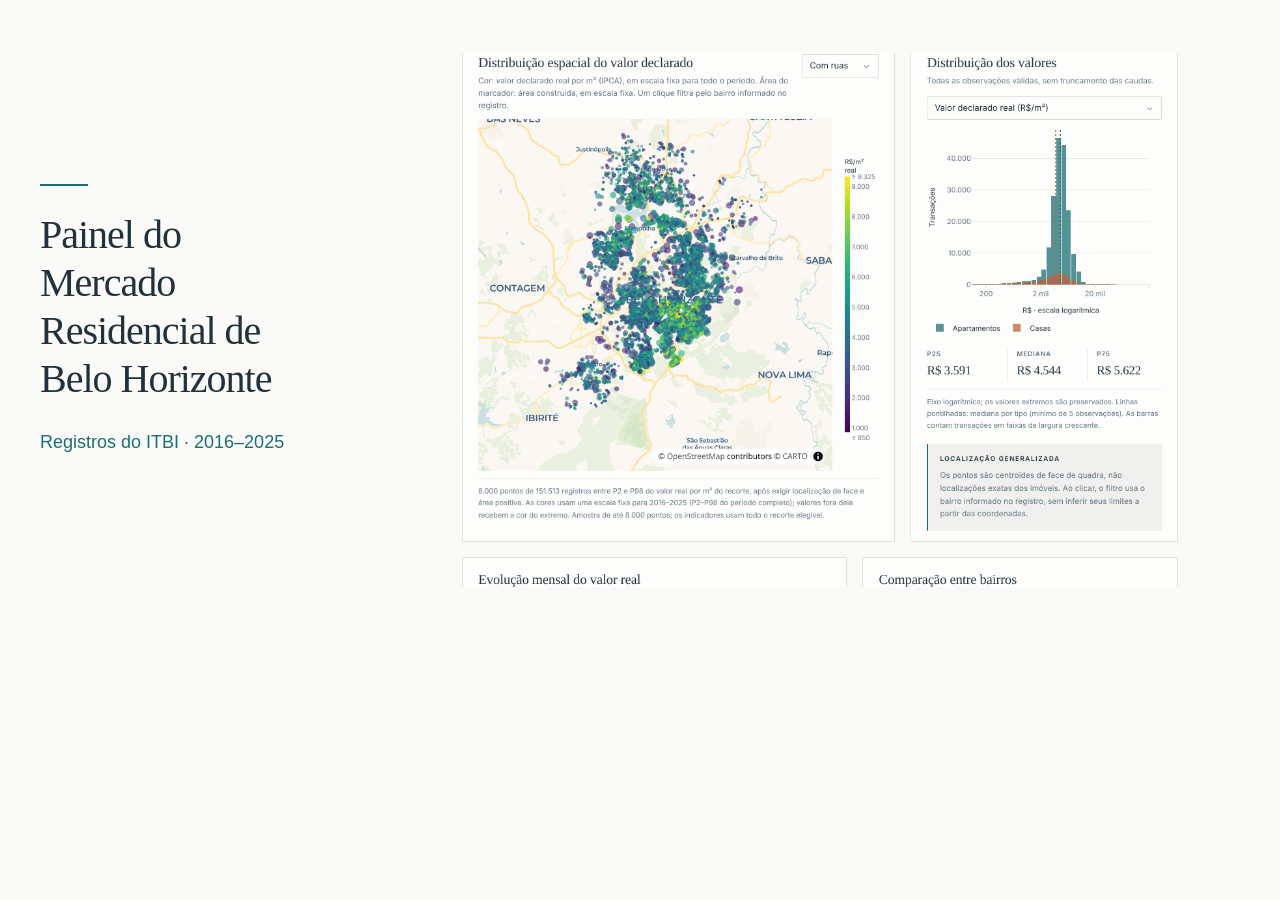
<file: docs/social-preview.html>
<!doctype html>
<html lang="pt-BR">
<meta charset="utf-8">
<meta name="viewport" content="width=device-width, initial-scale=1">
<title>Prévia social — Painel do Mercado Residencial de Belo Horizonte</title>
<!--
  Editable source for images/social-preview.png. Render at 1280 × 640, scale 1.
  The SVG viewport crops both complete chart cards from the 2× panorama.png
  capture, including their labels, legends and map attribution.

  From the repository root (requires Chrome and the system Noto fonts):
  google-chrome --headless --no-sandbox --disable-gpu --hide-scrollbars \
    --force-device-scale-factor=1 --window-size=1280,640 \
    --screenshot="$PWD/docs/images/social-preview.png" \
    "file://$PWD/docs/social-preview.html"
  cp docs/images/social-preview.png assets/social-preview.png
-->
<style>
  * { box-sizing: border-box; }
  html, body { margin: 0; width: 1280px; height: 640px; overflow: hidden; }
  body { background: #fafaf8; color: #22313a; }
  main {
    display: grid;
    grid-template-columns: 312px 840px;
    gap: 48px;
    align-items: center;
    height: 100%;
    padding: 40px;
  }
  .heading::before {
    content: "";
    display: block;
    width: 48px;
    height: 2px;
    margin-bottom: 25px;
    background: #1d6f73;
  }
  h1 {
    margin: 0;
    font-family: "Noto Serif", Georgia, serif;
    font-size: 40px;
    font-weight: 400;
    line-height: 1.2;
    letter-spacing: -.025em;
  }
  h1 span { display: block; }
  p {
    margin: 26px 0 0;
    font-family: "Noto Sans", sans-serif;
    font-size: 18px;
    line-height: 1.5;
    color: #1d6f73;
    white-space: nowrap;
  }
  svg { display: block; width: 840px; height: auto; }
</style>
<main>
  <header class="heading">
    <h1><span>Painel do</span> <span>Mercado</span> <span>Residencial de</span> <span>Belo Horizonte</span></h1>
    <p>Registros do ITBI · 2016–2025</p>
  </header>
  <svg xmlns="http://www.w3.org/2000/svg" viewBox="12 1232 2368 1508"
       role="img" aria-label="Mapa do valor nominal por metro quadrado e distribuição do valor real por metro quadrado de apartamentos e casas de 2016 a 2025.">
    <image href="images/panorama.png" width="2392" height="4986" />
  </svg>
</main>
</html>
</file>
